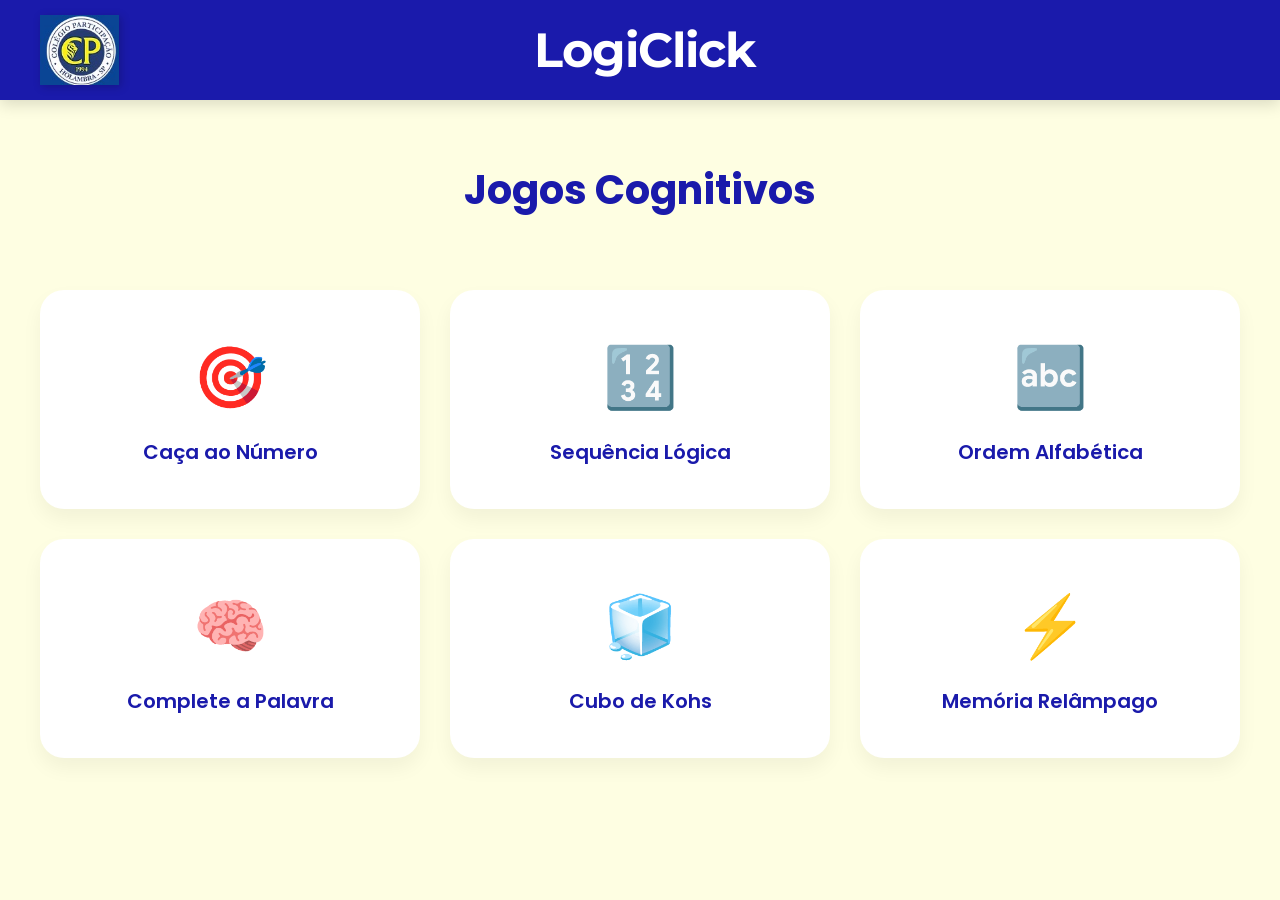
<file: index.html>
<!DOCTYPE html>
<html lang="pt-br">
<head>
    <meta charset="UTF-8">
    <meta name="viewport" content="width=device-width, initial-scale=1.0">
    <title>LogiClick - Plataforma Cognitiva</title>
    <link href="https://fonts.googleapis.com/css2?family=Montserrat:wght@700&family=Poppins:wght@400;600&display=swap" rel="stylesheet">
    <style>
        :root {
            --azul-primary: #1A1AAB;
            --azul-hover: #0d0d7a;
            --fundo-creme: #FEFEE2;
            --branco: #ffffff;
            --texto: #333;
        }

        /* Estilos Gerais */
        body {
            margin: 0;
            padding: 0;
            font-family: 'Poppins', sans-serif;
            background-color: var(--fundo-creme);
            text-align: center;
            color: var(--texto);
        }

        /* Cabeçalho Modernizado */
        header {
            background-color: var(--azul-primary);
            height: 100px;
            display: flex;
            align-items: center;
            justify-content: space-between;
            padding: 0 40px;
            box-shadow: 0 4px 15px rgba(0,0,0,0.15);
        }

        .logo-escola {
            height: 70px;
            width: auto;
            filter: drop-shadow(2px 2px 4px rgba(0,0,0,0.2));
        }

        .titulo-plataforma {
            font-size: 48px;
            color: white;
            font-family: 'Montserrat', sans-serif;
            margin: 0;
            letter-spacing: -1px;
        }

        /* Título Principal */
        .main-title {
            margin-top: 60px;
            font-size: 2.5rem;
            color: var(--azul-primary);
            font-weight: 700;
        }

        /* Grid de Jogos */
        .grid-menu {
            display: grid;
            /* O grid se ajusta para 3 colunas em telas grandes e menos em telas menores */
            grid-template-columns: repeat(auto-fit, minmax(280px, 1fr));
            gap: 30px;
            max-width: 1200px;
            margin: 50px auto;
            padding: 20px;
        }

        /* Card Moderno */
        .card-menu {
            background: var(--branco);
            border: none;
            border-radius: 24px;
            padding: 40px 20px;
            text-decoration: none;
            color: var(--texto);
            transition: all 0.4s cubic-bezier(0.175, 0.885, 0.32, 1.275);
            box-shadow: 0 10px 20px rgba(0,0,0,0.05);
            display: flex;
            flex-direction: column;
            align-items: center;
            justify-content: center;
            border: 2px solid transparent;
        }

        .icon-wrapper {
            font-size: 60px;
            margin-bottom: 15px;
            display: block;
            transition: transform 0.3s ease;
        }

        .card-menu p {
            font-size: 20px;
            margin: 0;
            font-weight: 600;
            color: var(--azul-primary);
        }

        /* Efeitos de Hover */
        .card-menu:hover {
            transform: translateY(-12px);
            box-shadow: 0 15px 30px rgba(26, 26, 171, 0.2);
            border-color: var(--azul-primary);
            background-color: #fff;
        }

        .card-menu:hover .icon-wrapper {
            transform: scale(1.2) rotate(5deg);
        }

        .card-menu:active {
            transform: scale(0.95);
        }

        /* Responsividade para telas pequenas */
        @media (max-width: 600px) {
            header { padding: 0 15px; height: 80px; }
            .titulo-plataforma { font-size: 32px; }
            .logo-escola { height: 50px; }
            .main-title { font-size: 1.8rem; }
            .grid-menu { grid-template-columns: 1fr; }
        }
    </style>
</head>
<body>

    <header>
        <img src="logo.jpg" alt="Logo Escola" class="logo-escola">
        <h1 class="titulo-plataforma">LogiClick</h1>
        <div style="width: 70px;"></div> 
    </header>

    <h2 class="main-title">Jogos Cognitivos</h2>

    <div class="grid-menu">

        <a href="jogo_numeros.html" class="card-menu">
            <span class="icon-wrapper">🎯</span>
            <p>Caça ao Número</p>
        </a>

        <a href="jogo_sequencia.html" class="card-menu">
            <span class="icon-wrapper">🔢</span>
            <p>Sequência Lógica</p>
        </a>

        <a href="jogo_alfabeto.html" class="card-menu">
            <span class="icon-wrapper">🔤</span>
            <p>Ordem Alfabética</p>
        </a>

        <a href="jogo_palavras.html" class="card-menu">
            <span class="icon-wrapper">🧠</span>
            <p>Complete a Palavra</p>
        </a>

        <a href="jogo_kohs.html" class="card-menu">
            <span class="icon-wrapper">🧊</span>
            <p>Cubo de Kohs</p>
        </a>

        <!-- Novo Jogo: Memória Relâmpago -->
        <a href="jogo_memoria.html" class="card-menu">
            <span class="icon-wrapper">⚡</span>
            <p>Memória Relâmpago</p>
        </a>

    </div>

</body>
</html>
</file>
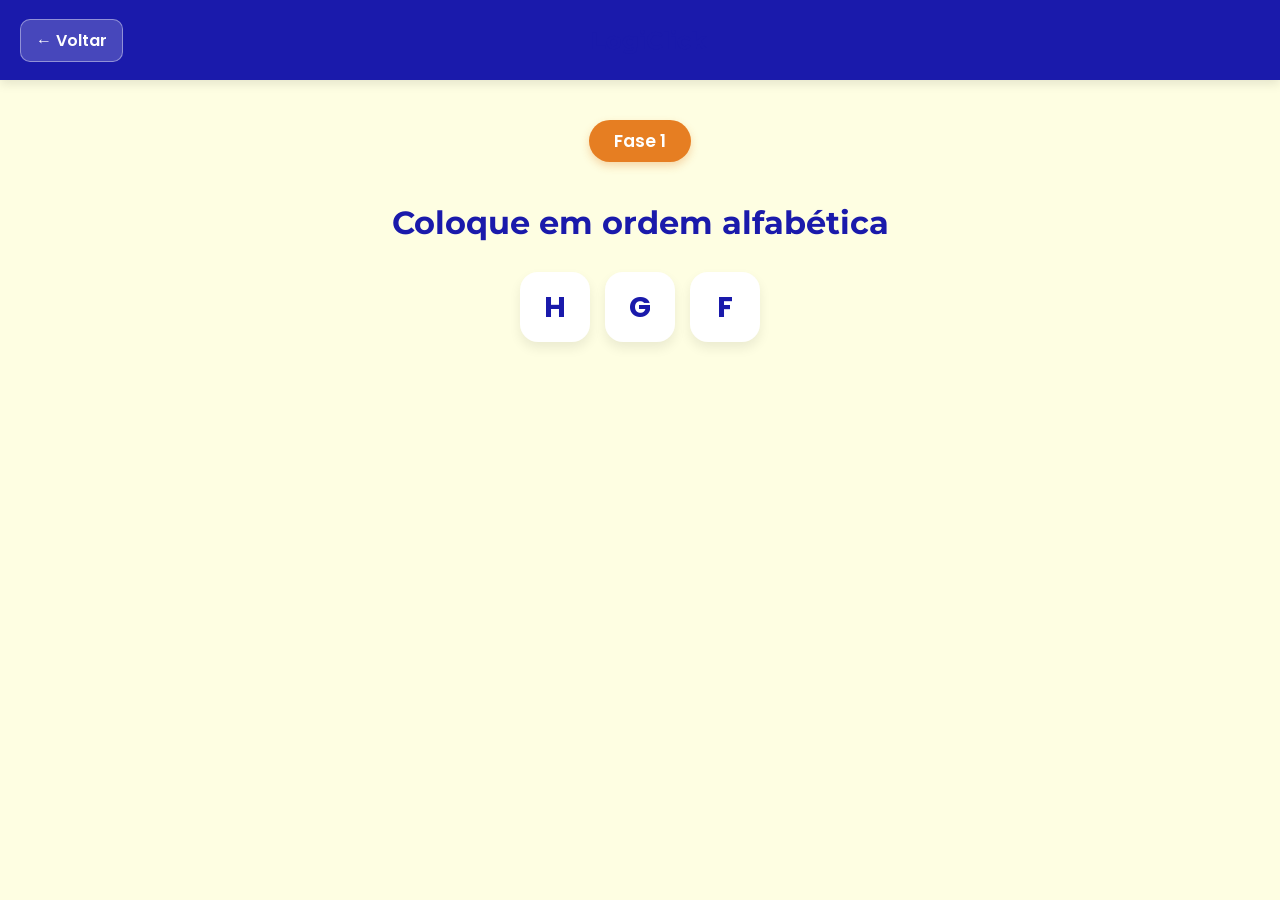
<file: jogo_alfabeto.html>
<!DOCTYPE html>
<html lang="pt-br">
<head>
    <meta charset="UTF-8">
    <meta name="viewport" content="width=device-width, initial-scale=1.0">
    <title>LogiClick - Ordem Alfabética</title>
    <link href="https://fonts.googleapis.com/css2?family=Montserrat:wght@700&family=Poppins:wght@400;600&display=swap" rel="stylesheet">
    <style>
        :root {
            --azul-primary: #1A1AAB;
            --fundo-creme: #FEFEE2;
            --laranja: #e67e22;
            --sucesso: #28a745;
            --erro: #e74c3c;
        }

        body {
            font-family: 'Poppins', sans-serif;
            text-align: center;
            background-color: var(--fundo-creme);
            color: #333;
            margin: 0;
            padding: 0;
        }

        /* Cabeçalho Padronizado */
        header {
            background-color: var(--azul-primary);
            height: 80px;
            display: flex;
            align-items: center;
            justify-content: space-between;
            padding: 0 20px;
            box-shadow: 0 4px 10px rgba(0,0,0,0.1);
            color: white;
        }

        .btn-voltar {
            background: rgba(255, 255, 255, 0.2);
            color: white;
            text-decoration: none;
            padding: 8px 15px;
            border-radius: 10px;
            font-weight: 600;
            transition: 0.3s;
            border: 1px solid rgba(255, 255, 255, 0.4);
        }

        .btn-voltar:hover {
            background: white;
            color: var(--azul-primary);
        }

        .titulo-header {
            font-family: 'Montserrat', sans-serif;
            font-size: 24px;
            margin: 0;
        }

        /* Container do Jogo */
        .container {
            padding: 40px 20px;
        }

        #fase {
            font-size: 1.1em;
            background: var(--laranja);
            color: white;
            display: inline-block;
            padding: 8px 25px;
            border-radius: 50px;
            margin-bottom: 20px;
            font-weight: 600;
            box-shadow: 0 4px 8px rgba(230, 126, 34, 0.3);
        }

        h1 { 
            color: var(--azul-primary);
            font-family: 'Montserrat', sans-serif;
            margin-bottom: 30px;
        }

        /* Grid e Cards Modernizados */
        .grid {
            display: flex;
            flex-wrap: wrap;
            justify-content: center;
            gap: 15px;
            margin: 0 auto;
            max-width: 600px;
        }

        .card {
            width: 70px;
            height: 70px;
            background: white;
            border: none;
            display: flex;
            align-items: center;
            justify-content: center;
            font-size: 1.8em;
            font-weight: 700;
            cursor: pointer;
            border-radius: 18px;
            transition: all 0.3s cubic-bezier(0.175, 0.885, 0.32, 1.275);
            user-select: none;
            box-shadow: 0 6px 12px rgba(0,0,0,0.08);
            color: var(--azul-primary);
        }

        .card:hover {
            transform: translateY(-5px);
            box-shadow: 0 10px 20px rgba(0,0,0,0.12);
            background-color: #f0f0ff;
        }

        .card.selecionado {
            background-color: var(--sucesso);
            color: white;
            transform: scale(0.9);
            pointer-events: none;
            box-shadow: none;
        }

        #mensagem {
            font-size: 1.2em;
            font-weight: 600;
            height: 40px;
            margin-top: 30px;
            padding: 10px;
            border-radius: 10px;
        }

        .sucesso { color: var(--sucesso); animation: pop 0.3s ease; }
        .erro { color: var(--erro); animation: shake 0.4s ease; }

        @keyframes pop {
            0% { transform: scale(1); }
            50% { transform: scale(1.1); }
            100% { transform: scale(1); }
        }

        @keyframes shake {
            0%, 100% { transform: translateX(0); }
            25% { transform: translateX(-10px); }
            75% { transform: translateX(10px); }
        }
    </style>
</head>
<body>

    <header>
        <a href="index.html" class="btn-voltar">← Voltar</a>
        <h1 class="titulo-header">LogiClick</h1>
        <div style="width: 85px;"></div> <!-- Espaçador para centralizar título -->
    </header>

    <div class="container">
        <div id="fase">Fase 1</div>
        <h1>Coloque em ordem alfabética</h1>

        <div class="grid" id="grid"></div>
        <div id="mensagem"></div>
    </div>

    <script>
        let fase = 1;
        let letrasAtuais = [];
        let letrasOrdenadas = [];
        let proximoIndice = 0;

        function gerar() {
            const grid = document.getElementById("grid");
            const mensagem = document.getElementById("mensagem");
            const labelFase = document.getElementById("fase");
            
            grid.innerHTML = "";
            mensagem.innerText = "";
            mensagem.className = "";
            proximoIndice = 0;

            let qtdLetras = Math.min(3 + (fase - 1), 12);
            const alfabeto = "ABCDEFGHIJKLMNOPQRSTUVWXYZ".split("");
            
            let start = Math.floor(Math.random() * (alfabeto.length - qtdLetras));
            letrasOrdenadas = alfabeto.slice(start, start + qtdLetras);
            letrasAtuais = [...letrasOrdenadas].sort(() => Math.random() - 0.5);

            letrasAtuais.forEach(letra => {
                let div = document.createElement("div");
                div.className = "card";
                div.innerText = letra;

                div.onclick = function() {
                    if (letra === letrasOrdenadas[proximoIndice]) {
                        div.classList.add("selecionado");
                        proximoIndice++;
                        
                        if (proximoIndice === letrasOrdenadas.length) {
                            mensagem.className = "sucesso";
                            mensagem.innerText = "Excelente! Próximo nível...";
                            fase++;
                            setTimeout(() => {
                                labelFase.innerText = "Fase " + fase;
                                gerar();
                            }, 1200);
                        }
                    } else {
                        mensagem.className = "erro";
                        mensagem.innerText = `Ops! A letra correta era "${letrasOrdenadas[proximoIndice]}"`;
                        
                        setTimeout(gerar, 1500);
                    }
                };
                grid.appendChild(div);
            });
        }

        gerar();
    </script>
</body>
</html>
</file>
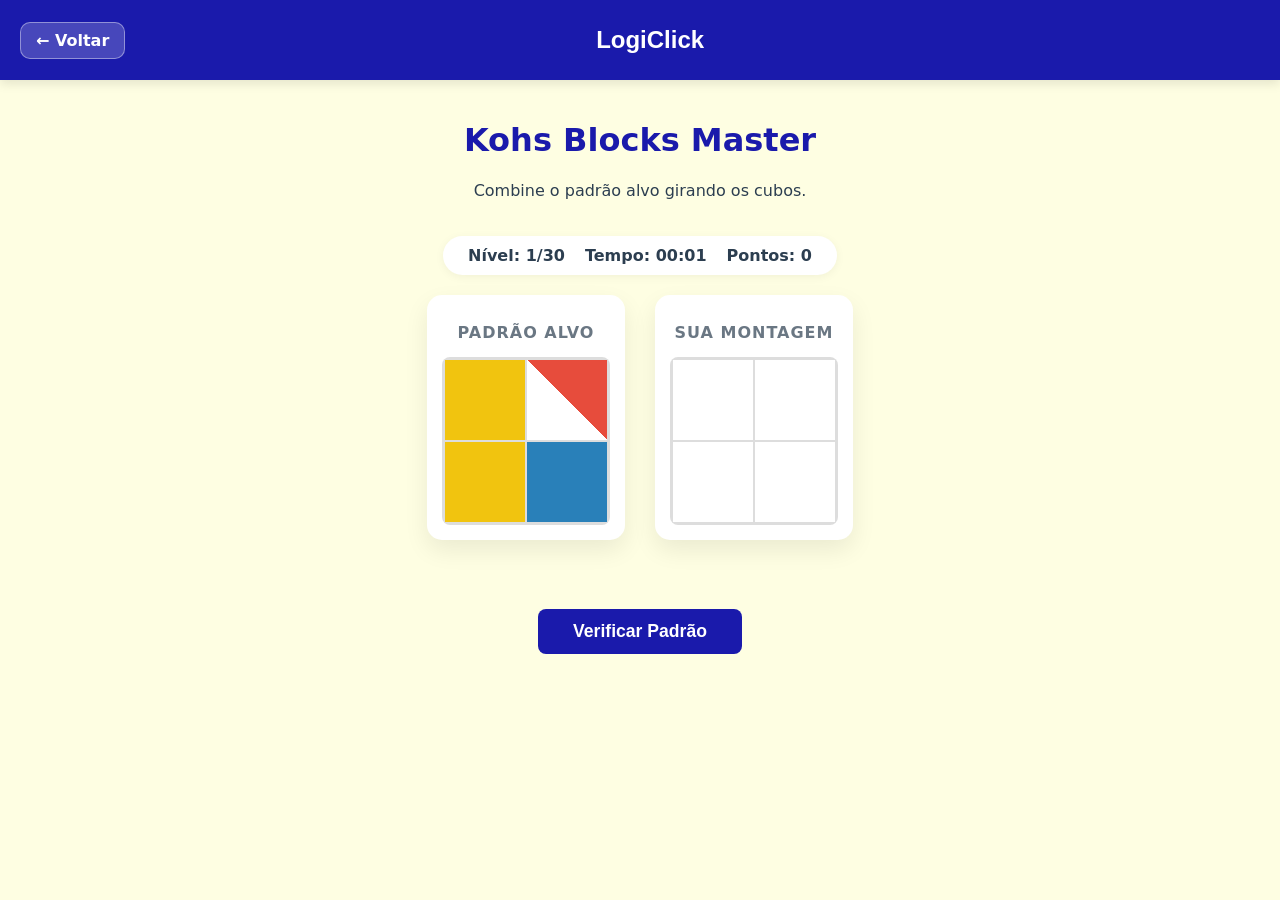
<file: jogo_kohs.html>
<!DOCTYPE html>
<html lang="pt-BR">
<head>
    <meta charset="UTF-8">
    <meta name="viewport" content="width=device-width, initial-scale=1.0">
    <title>Kohs Blocks Master - 30 Níveis</title>
    <style>
        :root {
            --bg-color: #f8f9fa;
            --panel-bg: #ffffff;
            --primary: #1A1AAB; /* Azul padrão LogiClick */
            --success: #27ae60;
            --error: #e74c3c;
            --text: #2c3e50;
            --cube-size: 80px;
            
            /* Cores Kohs */
            --face-red: #e74c3c;
            --face-white: #ffffff;
            --face-blue: #2980b9;
            --face-yellow: #f1c40f;
        }

        body {
            font-family: 'Segoe UI', system-ui, sans-serif;
            background-color: #FEFEE2; /* Fundo creme da plataforma */
            color: var(--text);
            display: flex;
            flex-direction: column;
            align-items: center;
            margin: 0;
            padding: 0;
            min-height: 100vh;
        }

        /* Novo Cabeçalho para Voltar */
        header.main-header {
            background-color: #1A1AAB;
            height: 80px;
            width: 100%;
            display: flex;
            align-items: center;
            justify-content: space-between;
            padding: 0 20px;
            box-sizing: border-box;
            color: white;
            box-shadow: 0 4px 10px rgba(0,0,0,0.1);
            margin-bottom: 20px;
        }

        .btn-voltar {
            background: rgba(255, 255, 255, 0.2);
            color: white;
            text-decoration: none;
            padding: 8px 15px;
            border-radius: 10px;
            font-weight: 600;
            border: 1px solid rgba(255, 255, 255, 0.4);
            transition: 0.3s;
        }

        .btn-voltar:hover {
            background: white;
            color: #1A1AAB;
        }

        .titulo-header {
            font-size: 24px;
            margin: 0;
            font-family: 'Segoe UI', sans-serif;
        }

        .game-info { text-align: center; margin-bottom: 20px; }
        
        .stats-bar {
            display: flex;
            gap: 20px;
            margin-bottom: 20px;
            font-weight: bold;
            background: var(--panel-bg);
            padding: 10px 25px;
            border-radius: 50px;
            box-shadow: 0 2px 10px rgba(0,0,0,0.05);
        }

        #game-container {
            display: flex;
            gap: 30px;
            flex-wrap: wrap;
            justify-content: center;
            width: 100%;
            max-width: 1000px;
            padding: 0 20px;
        }

        .panel {
            background: var(--panel-bg);
            padding: 15px;
            border-radius: 15px;
            box-shadow: 0 10px 25px rgba(0,0,0,0.08);
            display: flex;
            flex-direction: column;
            align-items: center;
        }

        .panel h2 { font-size: 1rem; margin-bottom: 15px; text-transform: uppercase; letter-spacing: 1px; opacity: 0.7; }

        .cube-grid {
            display: grid;
            gap: 2px;
            background-color: #ddd;
            padding: 3px;
            border-radius: 8px;
            transition: all 0.3s ease;
        }

        .cube-face {
            width: var(--cube-size);
            height: var(--cube-size);
            position: relative;
            cursor: pointer;
            transition: transform 0.1s;
            box-sizing: border-box;
        }

        .f0 { background-color: var(--face-white); }
        .f1 { background-color: var(--face-red); }
        .f2 { background-color: var(--face-blue); }
        .f3 { background-color: var(--face-yellow); }
        .f4 { background: linear-gradient(135deg, var(--face-red) 50%, var(--face-white) 50%); }
        .f5 { background: linear-gradient(135deg, var(--face-blue) 50%, var(--face-yellow) 50%); }

        .r90 { transform: rotate(90deg); }
        .r180 { transform: rotate(180deg); }
        .r270 { transform: rotate(270deg); }

        #target-pattern .cube-face { cursor: default; pointer-events: none; }

        .controls {
            margin-top: 30px;
            display: flex;
            flex-direction: column;
            align-items: center;
            gap: 15px;
            margin-bottom: 40px;
        }

        button {
            padding: 12px 35px;
            font-size: 1.1rem;
            border: none;
            border-radius: 8px;
            cursor: pointer;
            font-weight: bold;
            transition: all 0.2s;
        }

        #check-btn { background: var(--primary); color: white; }
        #check-btn:hover { background: #357abd; transform: translateY(-2px); }
        #next-btn { background: var(--success); color: white; display: none; }
        #status-message { font-weight: bold; height: 24px; }
        .success { color: var(--success); }
        .error { color: var(--error); }

        @media (max-width: 600px) {
            #game-container { gap: 15px; }
            .stats-bar { font-size: 0.9rem; }
        }
    </style>
</head>
<body>

    <header class="main-header">
        <a href="index.html" class="btn-voltar">← Voltar</a>
        <h1 class="titulo-header">LogiClick</h1>
        <div style="width: 85px;"></div>
    </header>

    <div class="game-info">
        <h1 style="color: #1A1AAB;">Kohs Blocks Master</h1>
        <p>Combine o padrão alvo girando os cubos.</p>
    </div>

    <div class="stats-bar">
        <span>Nível: <span id="level-display">1</span>/30</span>
        <span>Tempo: <span id="timer">00:00</span></span>
        <span>Pontos: <span id="score">0</span></span>
    </div>

    <div id="game-container">
        <div class="panel">
            <h2>Padrão Alvo</h2>
            <div id="target-pattern" class="cube-grid"></div>
        </div>

        <div class="panel">
            <h2>Sua Montagem</h2>
            <div id="player-workspace" class="cube-grid"></div>
        </div>
    </div>

    <div class="controls">
        <div id="status-message"></div>
        <button id="check-btn">Verificar Padrão</button>
        <button id="next-btn">Próximo Nível</button>
    </div>

    <script>
        const possibleFaces = [
            [0, 0], [1, 0], [2, 0], [3, 0], 
            [4, 0], [4, 90], [4, 180], [4, 270],
            [5, 0], [5, 90], [5, 180], [5, 270]
        ];

        let currentLevel = 0;
        let score = 0;
        let timerInterval;
        let seconds = 0;
        let playerState = [];

        const generateLevels = () => {
            const lvls = [];
            for (let i = 1; i <= 30; i++) {
                let size = i <= 6 ? 2 : (i <= 18 ? 3 : (i <= 26 ? 4 : 5));
                let poolSize = i <= 10 ? 6 : (i <= 20 ? 8 : 12);
                let pattern = [];
                for (let j = 0; j < size * size; j++) {
                    const rng = Math.abs(Math.sin(i * 10 + j));
                    pattern.push(possibleFaces[Math.floor(rng * poolSize)]);
                }
                lvls.push({ gridSize: size, pattern: pattern });
            }
            return lvls;
        };

        const levels = generateLevels();

        function startTimer() {
            clearInterval(timerInterval);
            seconds = 0;
            timerInterval = setInterval(() => {
                seconds++;
                const mins = Math.floor(seconds / 60).toString().padStart(2, '0');
                const secs = (seconds % 60).toString().padStart(2, '0');
                document.getElementById('timer').innerText = `${mins}:${secs}`;
            }, 1000);
        }

        function loadLevel(idx) {
            if (idx >= levels.length) {
                finishGame();
                return;
            }

            const level = levels[idx];
            currentLevel = idx;
            document.getElementById('level-display').innerText = idx + 1;
            document.getElementById('status-message').innerText = "";
            document.getElementById('next-btn').style.display = "none";
            document.getElementById('check-btn').style.display = "block";

            let cubeSize = 80;
            if (level.gridSize === 3) cubeSize = 70;
            if (level.gridSize === 4) cubeSize = 55;
            if (level.gridSize === 5) cubeSize = 45;
            document.documentElement.style.setProperty('--cube-size', `${cubeSize}px`);

            setupGrid('target-pattern', level.pattern, false);
            playerState = Array(level.gridSize * level.gridSize).fill(null).map(() => [0, 0]);
            setupGrid('player-workspace', playerState, true);
            startTimer();
        }

        function setupGrid(id, data, interactive) {
            const grid = document.getElementById(id);
            const size = Math.sqrt(data.length);
            grid.style.gridTemplateColumns = `repeat(${size}, 1fr)`;
            grid.innerHTML = '';

            data.forEach((face, i) => {
                const div = document.createElement('div');
                div.className = `cube-face f${face[0]} r${face[1]}`;
                if (interactive) {
                    div.onclick = () => {
                        let currentIdx = possibleFaces.findIndex(f => f[0] === playerState[i][0] && f[1] === playerState[i][1]);
                        currentIdx = (currentIdx + 1) % possibleFaces.length;
                        playerState[i] = possibleFaces[currentIdx];
                        div.className = `cube-face f${playerState[i][0]} r${playerState[i][1]}`;
                    };
                }
                grid.appendChild(div);
            });
        }

        document.getElementById('check-btn').onclick = () => {
            const target = levels[currentLevel].pattern;
            const isCorrect = playerState.every((f, i) => f[0] === target[i][0] && f[1] === target[i][1]);
            const msg = document.getElementById('status-message');
            if (isCorrect) {
                clearInterval(timerInterval);
                const points = Math.max(10, 100 - seconds + (currentLevel * 10));
                score += points;
                document.getElementById('score').innerText = score;
                msg.innerText = "✓ Perfeito! Padrão correspondido.";
                msg.className = "success";
                document.getElementById('check-btn').style.display = "none";
                document.getElementById('next-btn').style.display = "block";
            } else {
                msg.innerText = "✗ Algum cubo está errado ou girado.";
                msg.className = "error";
                setTimeout(() => msg.innerText = "", 2000);
            }
        };

        document.getElementById('next-btn').onclick = () => loadLevel(currentLevel + 1);

        function finishGame() {
            document.body.innerHTML = `
                <header class="main-header">
                    <a href="index.html" class="btn-voltar">← Voltar</a>
                    <h1 class="titulo-header">LogiClick</h1>
                    <div style="width: 85px;"></div>
                </header>
                <div style="text-align:center; margin-top:50px;">
                    <h1 style="font-size:3rem; color:#1A1AAB;">🏆 PARABÉNS!</h1>
                    <p style="font-size:1.5rem;">Você dominou os 30 níveis de Kohs.</p>
                    <p>Pontuação Final: <strong>${score}</strong></p>
                    <button onclick="location.reload()" style="background:#1A1AAB; color:white; margin-top:20px;">Jogar Novamente</button>
                </div>
            `;
        }

        loadLevel(0);
    </script>
</body>
</html>
</file>
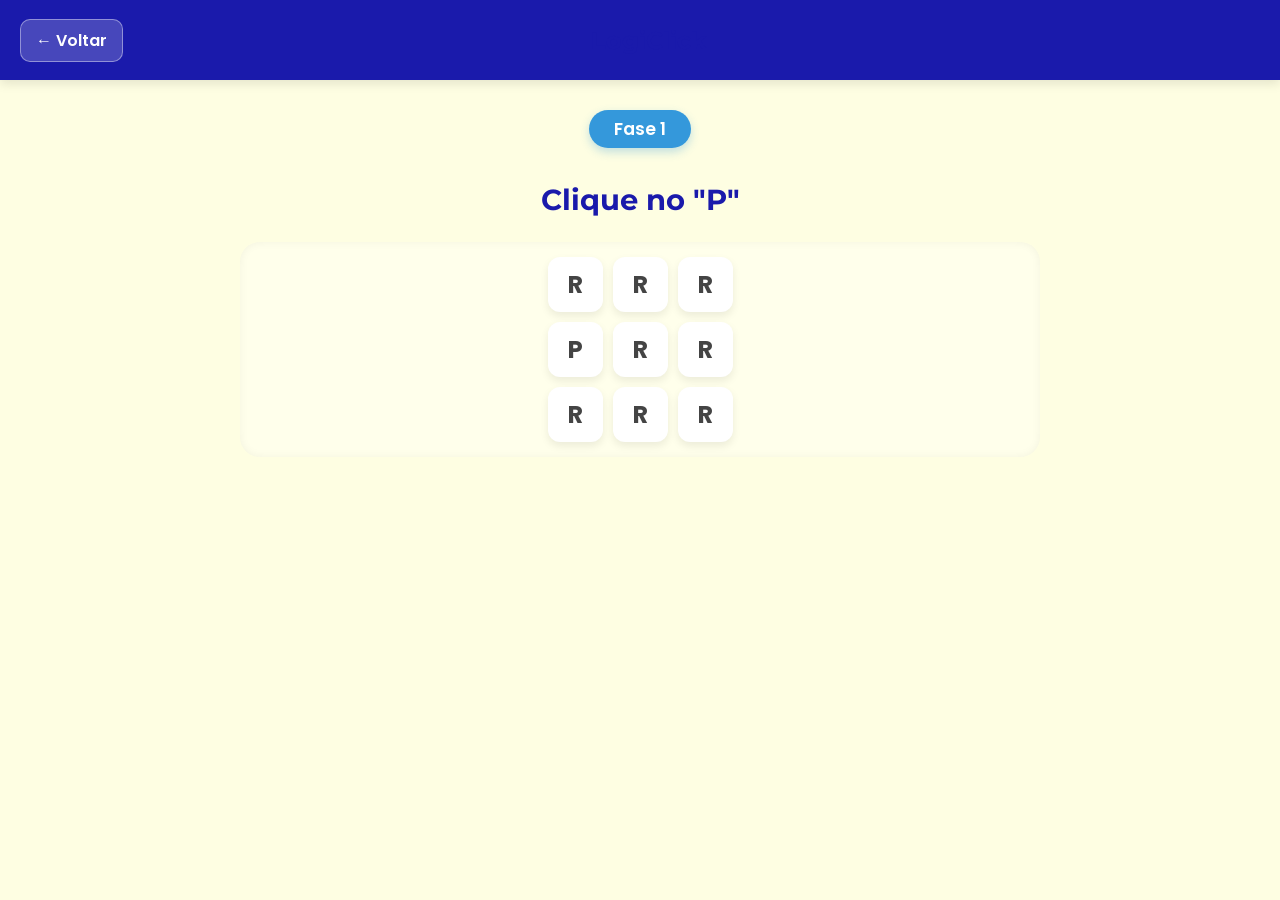
<file: jogo_numeros.html>
<!DOCTYPE html>
<html lang="pt-br">
<head>
    <meta charset="UTF-8">
    <meta name="viewport" content="width=device-width, initial-scale=1.0">
    <title>LogiClick - Caça ao Número</title>
    <link href="https://fonts.googleapis.com/css2?family=Montserrat:wght@700&family=Poppins:wght@400;600&display=swap" rel="stylesheet">
    <style>
        :root {
            --azul-primary: #1A1AAB;
            --fundo-creme: #FEFEE2;
            --branco: #ffffff;
            --sucesso: #28a745;
            --erro: #e74c3c;
            --sky-blue: #3498db;
        }

        body {
            font-family: 'Poppins', sans-serif;
            text-align: center;
            background-color: var(--fundo-creme);
            color: #333;
            margin: 0;
            padding: 0;
            min-height: 100vh;
        }

        /* Cabeçalho Padronizado */
        header {
            background-color: var(--azul-primary);
            height: 80px;
            display: flex;
            align-items: center;
            justify-content: space-between;
            padding: 0 20px;
            box-shadow: 0 4px 10px rgba(0,0,0,0.1);
            color: white;
            box-sizing: border-box;
        }

        .btn-voltar {
            background: rgba(255, 255, 255, 0.2);
            color: white;
            text-decoration: none;
            padding: 8px 15px;
            border-radius: 10px;
            font-weight: 600;
            transition: 0.3s;
            border: 1px solid rgba(255, 255, 255, 0.4);
        }

        .btn-voltar:hover {
            background: white;
            color: var(--azul-primary);
        }

        .titulo-header {
            font-family: 'Montserrat', sans-serif;
            font-size: 24px;
            margin: 0;
        }

        /* Área do Jogo */
        .container {
            padding: 30px 20px;
            max-width: 800px;
            margin: 0 auto;
        }

        #fase {
            font-size: 1.1em;
            font-weight: 600;
            background: var(--sky-blue);
            color: white;
            display: inline-block;
            padding: 6px 25px;
            border-radius: 50px;
            margin-bottom: 15px;
            box-shadow: 0 4px 10px rgba(52, 152, 219, 0.3);
        }

        h1 {
            color: var(--azul-primary);
            font-family: 'Montserrat', sans-serif;
            margin-bottom: 25px;
            font-size: 1.8rem;
        }

        /* Grid de Cartões */
        .grid {
            display: grid;
            justify-content: center;
            margin: 20px auto;
            gap: 10px;
            perspective: 1000px;
            background: rgba(255,255,255,0.3);
            padding: 15px;
            border-radius: 20px;
            box-shadow: inset 0 0 10px rgba(0,0,0,0.05);
        }

        .card {
            width: 55px;
            height: 55px;
            background-color: var(--branco);
            border: none;
            display: flex;
            align-items: center;
            justify-content: center;
            font-size: 24px;
            font-weight: 700;
            cursor: pointer;
            border-radius: 12px;
            transition: all 0.2s cubic-bezier(0.175, 0.885, 0.32, 1.275);
            user-select: none;
            box-shadow: 0 4px 8px rgba(0,0,0,0.08);
            color: #444;
        }

        .card:hover {
            transform: scale(1.1);
            box-shadow: 0 6px 15px rgba(0,0,0,0.12);
            z-index: 2;
        }

        .card:active {
            transform: scale(0.9);
        }

        /* Mensagens e Estados */
        #mensagem {
            font-size: 1.2em;
            font-weight: 600;
            height: 35px;
            margin-top: 25px;
            transition: 0.3s;
        }

        .acerto { 
            background-color: var(--sucesso) !important; 
            color: white !important; 
            animation: pulse 0.5s ease;
        }
        
        .erro { 
            background-color: var(--erro) !important; 
            color: white !important;
            animation: shake 0.4s ease;
        }

        @keyframes pulse {
            0% { transform: scale(1); }
            50% { transform: scale(1.2); }
            100% { transform: scale(1); }
        }

        @keyframes shake {
            0%, 100% { transform: translateX(0); }
            25% { transform: translateX(-8px); }
            75% { transform: translateX(8px); }
        }

        @media (max-width: 500px) {
            .card { width: 45px; height: 45px; font-size: 20px; }
        }
    </style>
</head>
<body>

    <header>
        <a href="index.html" class="btn-voltar">← Voltar</a>
        <h1 class="titulo-header">LogiClick</h1>
        <div style="width: 85px;"></div>
    </header>

    <div class="container">
        <div id="fase">Fase 1</div>
        <h1 id="instrucao">Encontre o número</h1>
        
        <div class="grid" id="grid"></div>
        
        <div id="mensagem"></div>
    </div>

    <script>
        let ultimoParIdx = -1;
        let fase = 1;
        let alvo = '';
        let bloqueado = false;

        function shuffle(array) {
            return array.sort(() => Math.random() - 0.5);
        }

        function obterParDificil() {
            const pares = [
                ['8', 'B'], ['0', 'O'], ['1', 'I'], ['5', 'S'], 
                ['M', 'N'], ['W', 'V'], ['E', 'F'], ['Q', 'O'],
                ['P', 'R'], ['X', 'K'], ['C', 'G'], ['U', 'V'],
                ['3', '8'], ['6', 'G'], ['9', 'Q'], ['Z', '2'],
                ['h', 'n'], ['u', 'v'], ['l', '1'], ['S', '8']
            ];
            
            let novoIdx;
            do {
                novoIdx = Math.floor(Math.random() * pares.length);
            } while (novoIdx === ultimoParIdx);
            
            ultimoParIdx = novoIdx;
            return pares[novoIdx];
        }

        function gerar() {
            const grid = document.getElementById("grid");
            const labelFase = document.getElementById("fase");
            const mensagem = document.getElementById("mensagem");
            const titulo = document.getElementById("instrucao");
            
            grid.innerHTML = "";
            mensagem.innerText = "";
            bloqueado = false;

            // Dificuldade progressiva
            let colunas = Math.min(2 + fase, 10); 
            let tamanhoCard = 55;
            
            // Ajusta tamanho para caber na tela se houver muitos cards
            if (colunas > 6) tamanhoCard = 45;
            if (colunas > 8) tamanhoCard = 38;

            grid.style.gridTemplateColumns = `repeat(${colunas}, ${tamanhoCard}px)`;

            const [charAlvo, charIntruso] = obterParDificil();
            alvo = charAlvo;
            titulo.innerHTML = `Clique no <strong style="color:var(--azul-primary)">"${alvo}"</strong>`;

            let qtdTotal = colunas * colunas;
            let itens = Array(qtdTotal - 1).fill(charIntruso);
            itens.push(alvo);
            itens = shuffle(itens);

            itens.forEach(char => {
                let div = document.createElement("div");
                div.className = "card";
                div.style.width = tamanhoCard + "px";
                div.style.height = tamanhoCard + "px";
                div.innerText = char;

                div.onclick = function() {
                    if (bloqueado) return;

                    if (char === alvo) {
                        bloqueado = true;
                        div.classList.add('acerto');
                        mensagem.style.color = "var(--sucesso)";
                        mensagem.innerText = "Excelente! Percepção afiada.";
                        
                        fase++;
                        setTimeout(() => {
                            labelFase.innerText = "Fase " + fase;
                            gerar();
                        }, 1000);
                    } else {
                        div.classList.add('erro');
                        mensagem.style.color = "var(--erro)";
                        mensagem.innerText = `Ops! Esse é o "${char}".`;
                        setTimeout(() => {
                            div.classList.remove('erro');
                            mensagem.innerText = "";
                        }, 600);
                    }
                };
                grid.appendChild(div);
            });
        }

        gerar();
    </script>
</body>
</html>
</file>
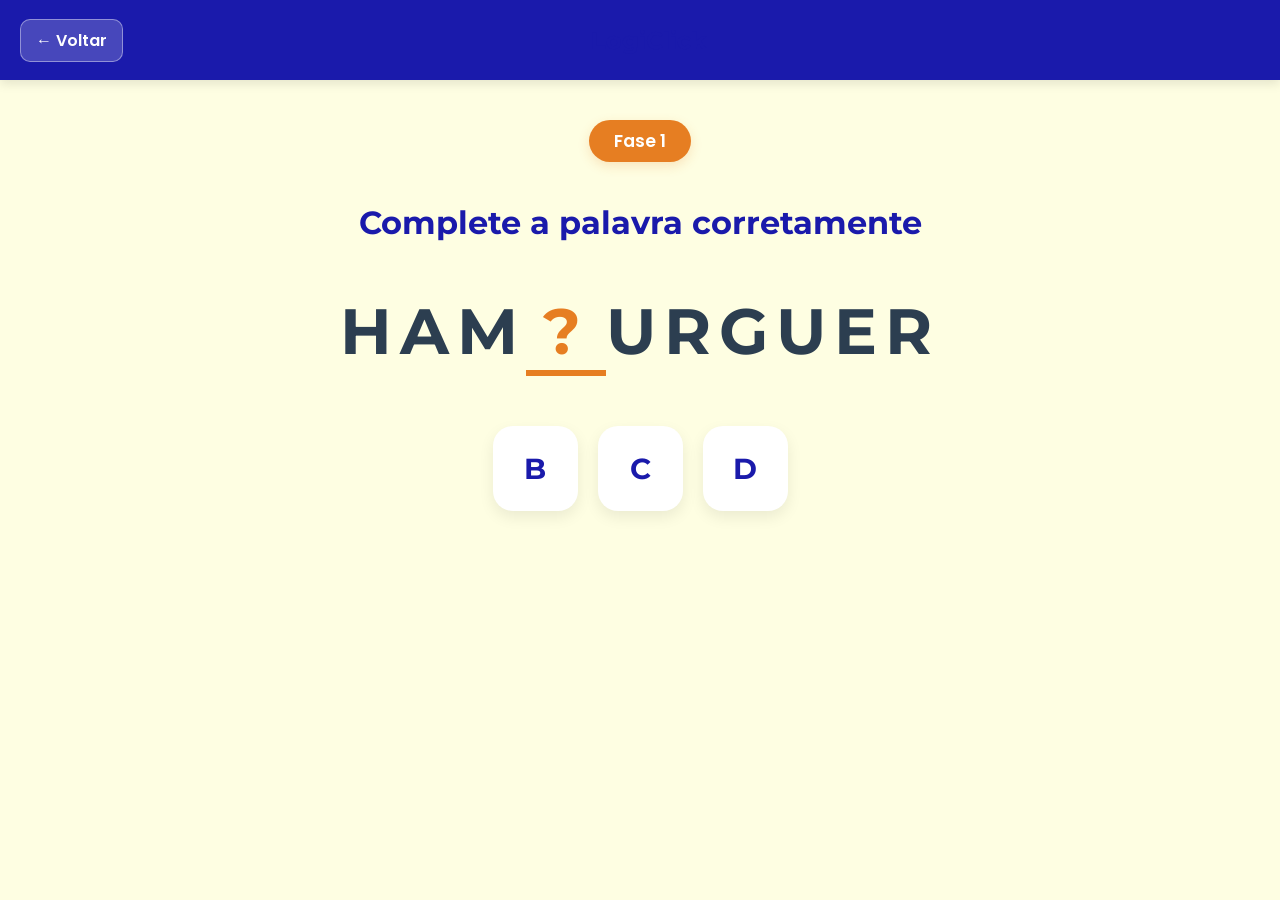
<file: jogo_palavras.html>
<!DOCTYPE html>
<html lang="pt-br">
<head>
    <meta charset="UTF-8">
    <meta name="viewport" content="width=device-width, initial-scale=1.0">
    <title>LogiClick - Complete a Palavra</title>
    <link href="https://fonts.googleapis.com/css2?family=Montserrat:wght@700&family=Poppins:wght@400;600&display=swap" rel="stylesheet">
    <style>
        :root {
            --azul-primary: #1A1AAB;
            --fundo-creme: #FEFEE2;
            --branco: #ffffff;
            --laranja-destaque: #e67e22;
            --sucesso: #28a745;
            --erro: #e74c3c;
        }

        body {
            font-family: 'Poppins', sans-serif;
            text-align: center;
            background-color: var(--fundo-creme);
            color: #333;
            margin: 0;
            padding: 0;
            min-height: 100vh;
        }

        header {
            background-color: var(--azul-primary);
            height: 80px;
            display: flex;
            align-items: center;
            justify-content: space-between;
            padding: 0 20px;
            box-shadow: 0 4px 10px rgba(0,0,0,0.1);
            color: white;
            box-sizing: border-box;
        }

        .btn-voltar {
            background: rgba(255, 255, 255, 0.2);
            color: white;
            text-decoration: none;
            padding: 8px 15px;
            border-radius: 10px;
            font-weight: 600;
            transition: 0.3s;
            border: 1px solid rgba(255, 255, 255, 0.4);
        }

        .btn-voltar:hover {
            background: white;
            color: var(--azul-primary);
        }

        .titulo-header {
            font-family: 'Montserrat', sans-serif;
            font-size: 24px;
            margin: 0;
        }

        .container {
            padding: 40px 20px;
            max-width: 800px;
            margin: 0 auto;
        }

        #fase {
            font-size: 1.1em;
            background: var(--laranja-destaque);
            color: white;
            display: inline-block;
            padding: 8px 25px;
            border-radius: 50px;
            margin-bottom: 20px;
            font-weight: 600;
            box-shadow: 0 4px 12px rgba(230, 126, 34, 0.2);
        }

        h1 {
            color: var(--azul-primary);
            font-family: 'Montserrat', sans-serif;
            margin-bottom: 10px;
        }

        #palavra {
            font-size: 4em;
            letter-spacing: 8px;
            margin: 50px 0;
            text-transform: uppercase;
            color: #2c3e50;
            font-weight: 700;
            font-family: 'Montserrat', sans-serif;
        }

        .lacuna {
            color: var(--laranja-destaque);
            border-bottom: 6px solid var(--laranja-destaque);
            padding: 0 10px;
            min-width: 60px;
            display: inline-block;
            text-align: center;
        }

        .opcoes-container {
            display: flex;
            justify-content: center;
            flex-wrap: wrap;
            gap: 20px;
            margin: 30px auto;
        }

        .card {
            min-width: 85px;
            height: 85px;
            font-size: 1.8em;
            font-weight: bold;
            cursor: pointer;
            background: var(--branco);
            border: none;
            border-radius: 20px;
            transition: all 0.3s cubic-bezier(0.175, 0.885, 0.32, 1.275);
            box-shadow: 0 6px 15px rgba(0,0,0,0.08);
            color: var(--azul-primary);
            font-family: 'Montserrat', sans-serif;
        }

        .card:hover {
            transform: translateY(-8px);
            background-color: var(--azul-primary);
            color: white;
        }

        #mensagem {
            margin-top: 30px;
            font-size: 1.3em;
            font-weight: 600;
            height: 40px;
        }

        .correto { color: var(--sucesso); animation: pulse 0.5s ease; }
        .errado { color: var(--erro); animation: shake 0.4s ease; }

        @keyframes pulse {
            0% { transform: scale(1); }
            50% { transform: scale(1.1); }
            100% { transform: scale(1); }
        }

        @keyframes shake {
            0%, 100% { transform: translateX(0); }
            25% { transform: translateX(-10px); }
            75% { transform: translateX(10px); }
        }

        @media (max-width: 600px) {
            #palavra { font-size: 2.2em; letter-spacing: 4px; }
            .card { min-width: 70px; height: 70px; font-size: 1.4em; }
        }
    </style>
</head>
<body>

    <header>
        <a href="index.html" class="btn-voltar">← Voltar</a>
        <h1 class="titulo-header">LogiClick</h1>
        <div style="width: 85px;"></div>
    </header>

    <div class="container">
        <div id="fase">Fase 1</div>
        <h1>Complete a palavra corretamente</h1>

        <div id="palavra"></div>

        <div id="opcoes" class="opcoes-container"></div>

        <div id="mensagem"></div>
    </div>

    <script>
        // Banco de palavras corrigido: [Palavra com _, Resposta correta]
        const bancoPalavras = [
            ["C_SA", "A"], ["B_LA", "O"], ["G_TO", "A"], ["P_TO", "A"], ["M_SA", "E"],
            ["L_VRO", "I"], ["F_GO", "O"], ["D_DO", "A"], ["B_CA", "O"], ["L_TA", "A"],
            ["P_NELA", "A"], ["C_NELA", "A"], ["B_NECA", "O"], ["S_PATO", "A"], ["R_TO", "A"],
            ["V_CA", "A"], ["M_CO", "A"], ["B_LE", "U"], ["P_RA", "E"], ["T_LA", "E"],
            ["CA_ORRO", "CH"], ["I_HA", "L"], ["CO_E_O", "LH"], ["GA_O", "LH"], ["MI_O", "LH"],
            ["TE_ADO", "LH"], ["I_REJA", "G"], ["CAR_O", "R"], ["FE_O", "RR"], ["TE_A", "RR"],
            ["A_OZ", "RR"], ["PA_ARO", "SS"], ["O_SO", "S"], ["PE_OA", "SS"], ["MI_ÃO", "SS"],
            ["BI_ICLETA", "C"], ["TRE_A", "CH"], ["CHU_A", "V"], ["FL_RESTA", "O"], ["ES_OLA", "C"],
            ["A_ELHA", "B"], ["O_ELHA", "V"], ["CO_ELHO", "E"], ["GA_INHA", "L"], ["URU_U", "B"],
            ["JA_ARÉ", "C"], ["GI_AFA", "R"], ["E_COVA", "S"], ["BRA_IL", "S"], ["A_UL", "Z"],
            ["BI_HO", "C"], ["AR_ORE", "V"], ["SA_ATO", "P"], ["CO_RA", "B"],
            ["PE_XE", "I"], ["FEI_ÃO", "J"], ["A_EITE", "Z"], ["PI_A", "ZZ"], ["HAM_URGUER", "B"]
        ];

        let fase = 1;
        let bloqueado = false;

        function shuffle(array) {
            return array.sort(() => Math.random() - 0.5);
        }

        function gerar() {
            const displayPalavra = document.getElementById("palavra");
            const divOpcoes = document.getElementById("opcoes");
            const msg = document.getElementById("mensagem");
            const labelFase = document.getElementById("fase");

            divOpcoes.innerHTML = "";
            msg.innerText = "";
            msg.className = "";
            bloqueado = false;

            // Seleciona palavra aleatória
            let item = bancoPalavras[Math.floor(Math.random() * bancoPalavras.length)];
            let textoBase = item[0];
            let respostaCorreta = item[1];

            // Monta o display com a lacuna
            displayPalavra.innerHTML = textoBase.replace("_", '<span class="lacuna">?</span>');

            // Gera distraidores baseados no tipo de resposta (letras ou dígrafos)
            let distraidores = [];
            if (respostaCorreta.length >= 2) {
                distraidores = ["SS", "RR", "CH", "LH", "NH", "ZZ"].filter(d => d !== respostaCorreta);
            } else if (["A", "E", "I", "O", "U"].includes(respostaCorreta)) {
                distraidores = ["A", "E", "I", "O", "U"].filter(d => d !== respostaCorreta);
            } else {
                distraidores = ["B", "C", "D", "P", "S", "R", "L", "V", "J", "X"].filter(d => d !== respostaCorreta);
            }
            
            shuffle(distraidores);
            let opcoes = [respostaCorreta, distraidores[0], distraidores[1]];
            opcoes = shuffle(opcoes);

            opcoes.forEach(opt => {
                let btn = document.createElement("button");
                btn.className = "card";
                btn.innerText = opt;

                btn.onclick = function() {
                    if (bloqueado) return;

                    if (opt === respostaCorreta) {
                        bloqueado = true;
                        msg.className = "correto";
                        msg.innerText = "Muito bem! Você acertou.";
                        
                        document.querySelector(".lacuna").innerText = opt;
                        document.querySelector(".lacuna").style.color = "var(--sucesso)";
                        document.querySelector(".lacuna").style.borderBottomColor = "var(--sucesso)";

                        fase++;
                        setTimeout(() => {
                            labelFase.innerText = "Fase " + fase;
                            gerar();
                        }, 1200);
                    } else {
                        msg.className = "errado";
                        msg.innerText = "Tente novamente!";
                        btn.style.backgroundColor = "#fee";
                        btn.style.color = "var(--erro)";
                        setTimeout(() => {
                             btn.style.backgroundColor = "";
                             btn.style.color = "";
                             msg.innerText = "";
                             msg.className = "";
                        }, 800);
                    }
                };
                divOpcoes.appendChild(btn);
            });
        }

        gerar();
    </script>
</body>
</html>
</file>
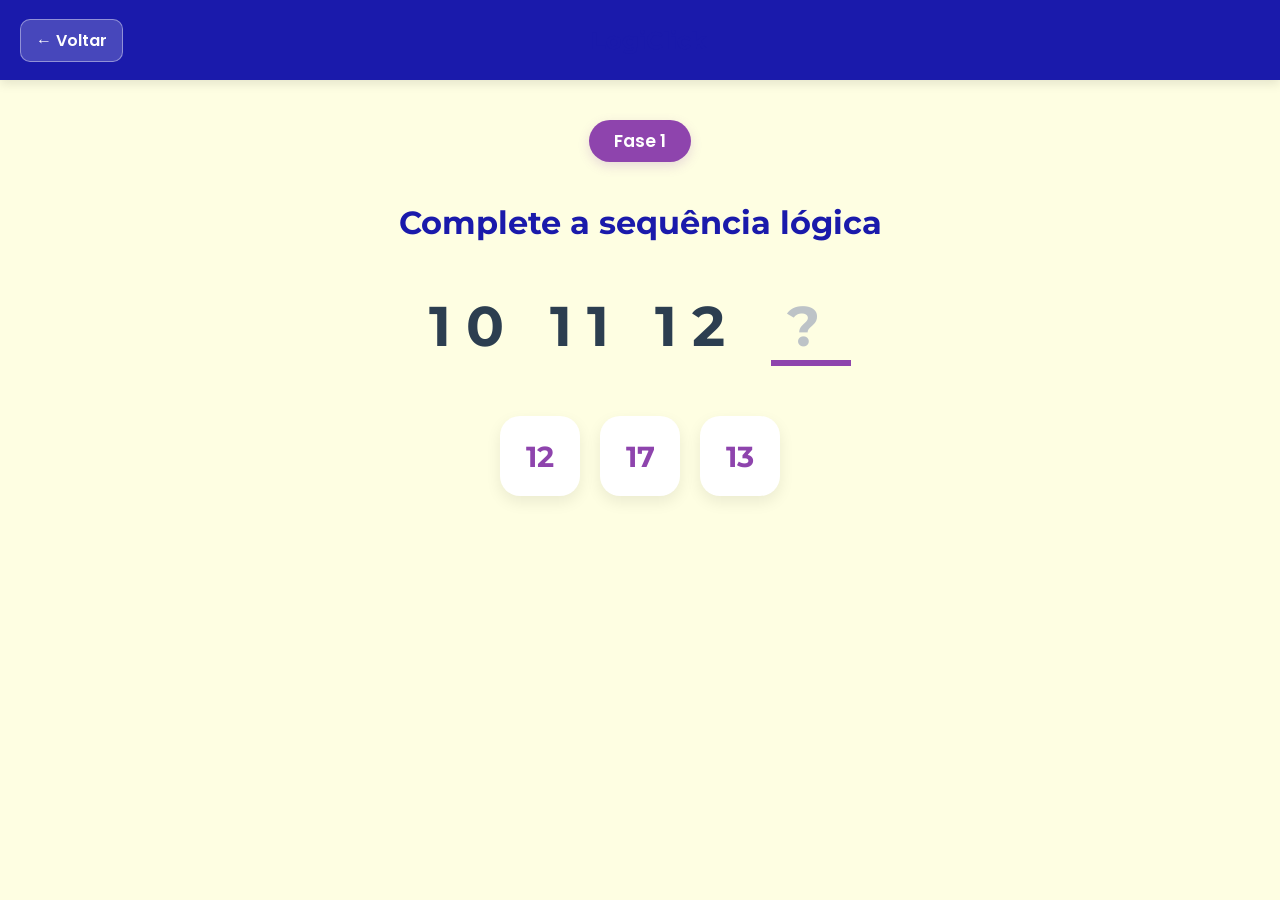
<file: jogo_sequencia.html>
<!DOCTYPE html>
<html lang="pt-br">
<head>
    <meta charset="UTF-8">
    <meta name="viewport" content="width=device-width, initial-scale=1.0">
    <title>LogiClick - Sequência Lógica</title>
    <link href="https://fonts.googleapis.com/css2?family=Montserrat:wght@700&family=Poppins:wght@400;600&display=swap" rel="stylesheet">
    <style>
        :root {
            --azul-primary: #1A1AAB;
            --fundo-creme: #FEFEE2;
            --branco: #ffffff;
            --roxo-destaque: #8e44ad;
            --sucesso: #28a745;
            --erro: #e74c3c;
        }

        body {
            font-family: 'Poppins', sans-serif;
            text-align: center;
            background-color: var(--fundo-creme);
            color: #333;
            margin: 0;
            padding: 0;
            min-height: 100vh;
        }

        /* Cabeçalho Padronizado */
        header {
            background-color: var(--azul-primary);
            height: 80px;
            display: flex;
            align-items: center;
            justify-content: space-between;
            padding: 0 20px;
            box-shadow: 0 4px 10px rgba(0,0,0,0.1);
            color: white;
            box-sizing: border-box;
        }

        .btn-voltar {
            background: rgba(255, 255, 255, 0.2);
            color: white;
            text-decoration: none;
            padding: 8px 15px;
            border-radius: 10px;
            font-weight: 600;
            transition: 0.3s;
            border: 1px solid rgba(255, 255, 255, 0.4);
        }

        .btn-voltar:hover {
            background: white;
            color: var(--azul-primary);
        }

        .titulo-header {
            font-family: 'Montserrat', sans-serif;
            font-size: 24px;
            margin: 0;
        }

        /* Container do Jogo */
        .container {
            padding: 40px 20px;
            max-width: 800px;
            margin: 0 auto;
        }

        #fase {
            font-size: 1.1em;
            background: var(--roxo-destaque);
            color: white;
            display: inline-block;
            padding: 8px 25px;
            border-radius: 50px;
            margin-bottom: 20px;
            font-weight: 600;
            box-shadow: 0 4px 12px rgba(142, 68, 173, 0.2);
        }

        h1 {
            color: var(--azul-primary);
            font-family: 'Montserrat', sans-serif;
            margin-bottom: 10px;
        }

        /* Sequência Numérica */
        #seq {
            font-size: 3.5em;
            letter-spacing: 15px;
            margin: 50px 0;
            color: #2c3e50;
            font-weight: 700;
            font-family: 'Montserrat', sans-serif;
            min-height: 1.2em;
        }

        .alvo-vazio {
            color: #bdc3c7;
            border-bottom: 6px solid var(--roxo-destaque);
            padding: 0 10px;
            min-width: 60px;
            display: inline-block;
        }

        /* Opções de Resposta */
        .opcoes-container {
            display: flex;
            justify-content: center;
            gap: 20px;
            margin: 40px auto;
        }

        .card {
            min-width: 80px;
            height: 80px;
            font-size: 1.8em;
            font-weight: bold;
            cursor: pointer;
            background: var(--branco);
            border: none;
            border-radius: 20px;
            transition: all 0.3s cubic-bezier(0.175, 0.885, 0.32, 1.275);
            box-shadow: 0 6px 15px rgba(0,0,0,0.08);
            color: var(--roxo-destaque);
            font-family: 'Montserrat', sans-serif;
        }

        .card:hover {
            transform: translateY(-8px);
            background-color: var(--roxo-destaque);
            color: white;
            box-shadow: 0 12px 20px rgba(142, 68, 173, 0.3);
        }

        .card:active {
            transform: scale(0.95);
        }

        /* Mensagens de Feedback */
        #mensagem {
            margin-top: 30px;
            font-size: 1.3em;
            font-weight: 600;
            height: 40px;
            transition: 0.3s;
        }

        .correto { color: var(--sucesso); animation: pulse 0.5s ease; }
        .errado { color: var(--erro); animation: shake 0.4s ease; }

        @keyframes pulse {
            0% { transform: scale(1); }
            50% { transform: scale(1.1); }
            100% { transform: scale(1); }
        }

        @keyframes shake {
            0%, 100% { transform: translateX(0); }
            25% { transform: translateX(-10px); }
            75% { transform: translateX(10px); }
        }

        @media (max-width: 600px) {
            #seq { font-size: 2.2em; letter-spacing: 8px; }
            .card { min-width: 70px; height: 70px; font-size: 1.5em; }
        }
    </style>
</head>
<body>

    <header>
        <a href="index.html" class="btn-voltar">← Voltar</a>
        <h1 class="titulo-header">LogiClick</h1>
        <div style="width: 85px;"></div>
    </header>

    <div class="container">
        <div id="fase">Fase 1</div>
        <h1>Complete a sequência lógica</h1>

        <h2 id="seq"></h2>

        <div id="opcoes" class="opcoes-container"></div>

        <div id="mensagem"></div>
    </div>

    <script>
        let fase = 1;
        let respostaCorreta;
        let bloqueado = false;

        function shuffle(array) {
            return array.sort(() => Math.random() - 0.5);
        }

        function randomNumero(max) {
            return Math.floor(Math.random() * max);
        }

        function gerar() {
            const seqElement = document.getElementById("seq");
            const opcoesDiv = document.getElementById("opcoes");
            const mensagem = document.getElementById("mensagem");
            const labelFase = document.getElementById("fase");
            
            opcoesDiv.innerHTML = "";
            mensagem.innerText = "";
            mensagem.className = "";
            bloqueado = false;

            let inicio = randomNumero(10) + 1;
            let razao;
            let sequencia = [];

            // Lógica de dificuldade progressiva
            if (fase <= 3) {
                razao = randomNumero(3) + 1;
                for(let i=0; i<3; i++) sequencia.push(inicio + (i * razao));
                respostaCorreta = inicio + (3 * razao);
            } else if (fase <= 8) {
                razao = randomNumero(5) + 2;
                let sinal = Math.random() > 0.5 ? 1 : -1;
                if (sinal === -1) inicio += 25;
                for(let i=0; i<3; i++) sequencia.push(inicio + (i * razao * sinal));
                respostaCorreta = inicio + (3 * razao * sinal);
            } else {
                inicio = randomNumero(4) + 1;
                let mult = Math.random() > 0.5 ? 2 : 3;
                for(let i=0; i<3; i++) sequencia.push(inicio * Math.pow(mult, i));
                respostaCorreta = inicio * Math.pow(mult, 3);
            }

            seqElement.innerHTML = `${sequencia.join(" ")} <span class="alvo-vazio" id="lacuna">?</span>`;

            let opcoes = [
                respostaCorreta, 
                respostaCorreta + (randomNumero(4) + 1), 
                respostaCorreta - (randomNumero(4) + 1)
            ];
            opcoes = shuffle(opcoes);

            opcoes.forEach(opt => {
                let btn = document.createElement("button");
                btn.className = "card";
                btn.innerText = opt;

                btn.onclick = function() {
                    if (bloqueado) return;

                    if (opt === respostaCorreta) {
                        bloqueado = true;
                        const lacuna = document.getElementById("lacuna");
                        lacuna.innerText = opt;
                        lacuna.style.color = "var(--sucesso)";
                        lacuna.style.borderBottomColor = "var(--sucesso)";
                        
                        mensagem.className = "correto";
                        mensagem.innerText = "Lógica impecável!";
                        
                        fase++;
                        setTimeout(() => {
                            labelFase.innerText = "Fase " + fase;
                            gerar();
                        }, 1200);
                    } else {
                        mensagem.className = "errado";
                        mensagem.innerText = "Essa sequência pede outro número...";
                        btn.style.color = "var(--erro)";
                        setTimeout(() => {
                             btn.style.color = "";
                             mensagem.innerText = "";
                        }, 1000);
                    }
                };
                opcoesDiv.appendChild(btn);
            });
        }

        gerar();
    </script>
</body>
</html>
</file>
